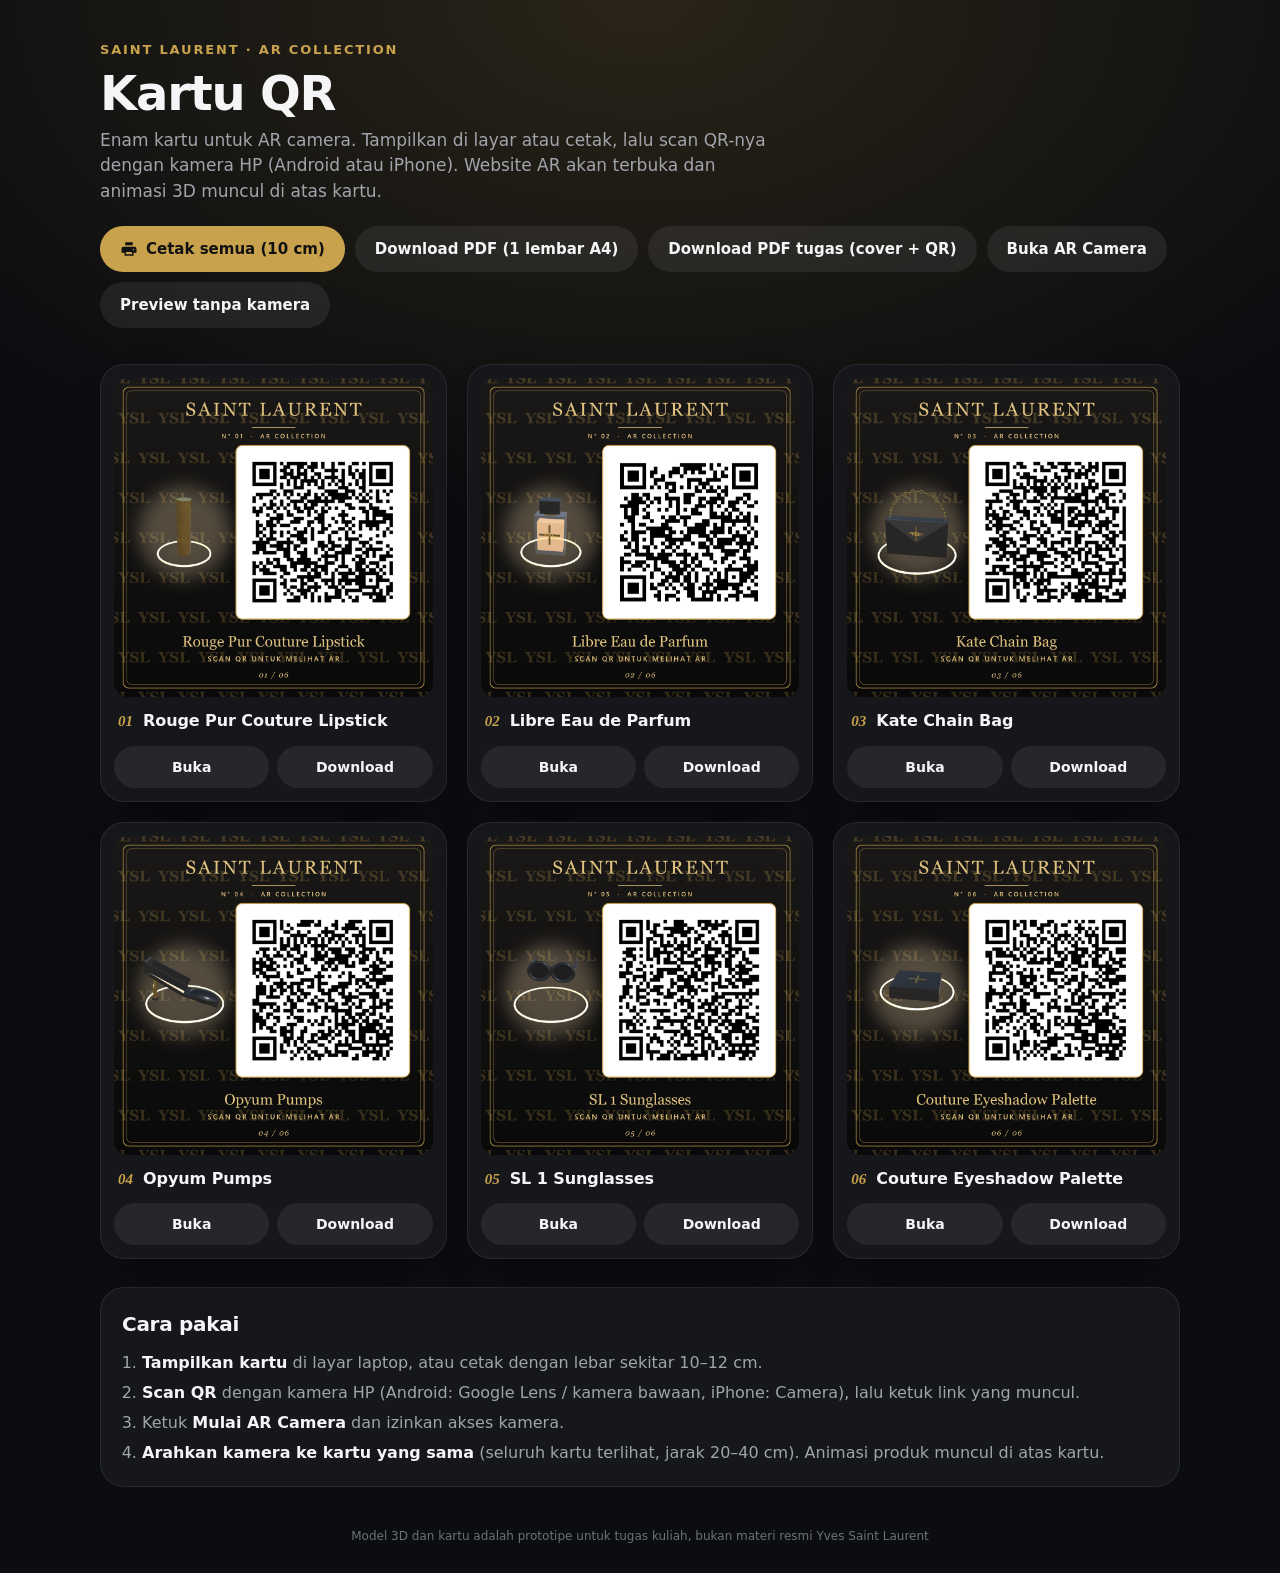
<file: cards/index.html>
<!doctype html>
<html lang="id">
<head>
  <meta charset="utf-8">
  <meta name="viewport" content="width=device-width, initial-scale=1, viewport-fit=cover">
  <meta name="theme-color" content="#0b0d10">
  <title>Kartu QR · Yves Saint Laurent AR</title>
  <style>
    :root {
      --bg: #0b0d10;
      --surface: #15171b;
      --hairline: rgba(255, 255, 255, 0.08);
      --text: #f5f5f7;
      --text-2: #a1a4ab;
      --accent: #c9a24d;
      --ink: #111111;
    }
    * { box-sizing: border-box; }
    body {
      margin: 0;
      min-height: 100dvh;
      background: radial-gradient(120% 60% at 50% 0%, #2a2418 0%, var(--bg) 55%);
      color: var(--text);
      font: 100%/1.5 -apple-system, BlinkMacSystemFont, "SF Pro Text", system-ui, "Segoe UI", Roboto, sans-serif;
      -webkit-font-smoothing: antialiased;
    }
    header, main, footer { max-width: 1120px; margin: 0 auto; padding: 0 20px; }
    header { padding-top: calc(40px + env(safe-area-inset-top)); padding-bottom: 8px; }
    .eyebrow { margin: 0 0 8px; font-size: 0.8125rem; font-weight: 700; letter-spacing: 0.14em; color: var(--accent); }
    h1 { margin: 0 0 10px; font-size: clamp(2rem, 5vw, 3rem); line-height: 1.05; letter-spacing: -0.025em; }
    .lead { margin: 0; max-width: 62ch; color: var(--text-2); font-size: 1.0625rem; }
    .actions { display: flex; flex-wrap: wrap; gap: 10px; margin-top: 22px; }
    .btn {
      display: inline-flex; align-items: center; gap: 8px;
      min-height: 46px; padding: 0 20px;
      border: 0; border-radius: 999px;
      font-family: inherit; font-size: 0.9375rem; font-weight: 600; line-height: 1;
      text-decoration: none; cursor: pointer;
      transition: transform 100ms ease-out, background 200ms ease;
    }
    .btn:active { transform: scale(0.97); }
    .btn-primary { background: var(--accent); color: var(--ink); }
    .btn-ghost { background: rgba(255, 255, 255, 0.07); color: var(--text); }
    .btn-ghost:hover { background: rgba(255, 255, 255, 0.13); }
    .btn svg { width: 18px; height: 18px; fill: currentColor; }

    main { padding-top: 28px; padding-bottom: 40px; }
    .grid { display: grid; grid-template-columns: repeat(auto-fill, minmax(300px, 1fr)); gap: 20px; }
    .card {
      display: grid; gap: 14px; padding: 14px;
      border-radius: 24px; background: var(--surface);
      box-shadow: inset 0 0 0 1px var(--hairline), 0 24px 50px -30px rgba(0, 0, 0, 0.9);
    }
    .card img {
      width: 100%; aspect-ratio: 1; display: block;
      border-radius: 14px; background: #1b2b2a;
      cursor: zoom-in;
      transition: transform 250ms cubic-bezier(0.25, 1, 0.5, 1);
    }
    .card img:hover { transform: scale(1.015); }
    .meta { display: flex; align-items: baseline; gap: 10px; padding: 0 4px; }
    .num { font: italic 600 0.9375rem/1 Georgia, serif; color: var(--accent); }
    .name { margin: 0; font-size: 1rem; font-weight: 600; letter-spacing: -0.005em; line-height: 1.3; }
    .row { display: flex; gap: 8px; }
    .row .btn { flex: 1; justify-content: center; min-height: 42px; font-size: 0.875rem; }

    .how {
      margin-top: 28px; padding: 22px; border-radius: 24px;
      background: var(--surface); box-shadow: inset 0 0 0 1px var(--hairline);
    }
    .how h2 { margin: 0 0 12px; font-size: 1.25rem; letter-spacing: -0.015em; }
    .how ol { margin: 0; padding-left: 20px; color: var(--text-2); display: grid; gap: 6px; }
    .how strong { color: var(--text); }
    footer { padding-bottom: calc(28px + env(safe-area-inset-bottom)); color: #6e7178; font-size: 0.75rem; text-align: center; }

    /* Tampilan besar saat kartu diketuk */
    dialog {
      max-width: min(92vw, 720px); padding: 0; border: 0; border-radius: 22px;
      background: transparent; overflow: visible;
    }
    dialog::backdrop { background: rgba(5, 6, 8, 0.78); backdrop-filter: blur(10px); -webkit-backdrop-filter: blur(10px); }
    dialog img { width: 100%; display: block; border-radius: 22px; }
    dialog button { position: absolute; top: -14px; right: -14px; width: 40px; height: 40px; border-radius: 50%; border: 0; background: #fff; font-size: 20px; cursor: pointer; }

    @media (prefers-reduced-motion: reduce) { * { transition: none !important; } }

    /* Cetak: 2 kartu per halaman A4, masing-masing 10 cm */
    .print-sheet { display: none; }
    @media print {
      @page { size: A4; margin: 15mm; }
      body { background: #fff; }
      header, main, footer, dialog { display: none !important; }
      .print-sheet { display: grid; grid-template-columns: 100mm; justify-content: center; gap: 18mm; }
      .print-sheet figure { margin: 0; break-inside: avoid; text-align: center; font: 10pt Georgia, serif; color: #333; }
      .print-sheet img { width: 100mm; height: 100mm; display: block; }
      .print-sheet figure:nth-child(2n) { break-after: page; }
    }
  </style>
</head>
<body>
  <header>
    <p class="eyebrow">SAINT LAURENT · AR COLLECTION</p>
    <h1>Kartu QR</h1>
    <p class="lead">Enam kartu untuk AR camera. Tampilkan di layar atau cetak, lalu scan QR-nya dengan kamera HP (Android atau iPhone). Website AR akan terbuka dan animasi 3D muncul di atas kartu.</p>
    <div class="actions">
      <button class="btn btn-primary" type="button" onclick="print()">
        <svg viewBox="0 0 24 24" aria-hidden="true"><path d="M7 3h10v4H7V3Zm-2 6h14a3 3 0 0 1 3 3v5h-4v4H6v-4H2v-5a3 3 0 0 1 3-3Zm3 7v3h8v-3H8Zm10-4.5a1 1 0 1 0 0 2 1 1 0 0 0 0-2Z"/></svg>
        Cetak semua (10 cm)
      </button>
      <a class="btn btn-ghost" href="Kartu-QR-YSL-A4.pdf" download>Download PDF (1 lembar A4)</a>
      <a class="btn btn-ghost" href="Tugas-AR-YSL.pdf" download>Download PDF tugas (cover + QR)</a>
      <a class="btn btn-ghost" href="../">Buka AR Camera</a>
      <a class="btn btn-ghost" href="../?preview=1">Preview tanpa kamera</a>
    </div>
  </header>

  <main>
    <section class="grid" id="grid" aria-label="Daftar kartu QR"></section>

    <section class="how">
      <h2>Cara pakai</h2>
      <ol>
        <li><strong>Tampilkan kartu</strong> di layar laptop, atau cetak dengan lebar sekitar 10–12 cm.</li>
        <li><strong>Scan QR</strong> dengan kamera HP (Android: Google Lens / kamera bawaan, iPhone: Camera), lalu ketuk link yang muncul.</li>
        <li>Ketuk <strong>Mulai AR Camera</strong> dan izinkan akses kamera.</li>
        <li><strong>Arahkan kamera ke kartu yang sama</strong> (seluruh kartu terlihat, jarak 20–40 cm). Animasi produk muncul di atas kartu.</li>
      </ol>
    </section>
  </main>

  <div class="print-sheet" id="printSheet"></div>

  <dialog id="zoom">
    <button type="button" aria-label="Tutup" onclick="this.closest('dialog').close()">✕</button>
    <img alt="">
  </dialog>

  <footer>Model 3D dan kartu adalah prototipe untuk tugas kuliah, bukan materi resmi Yves Saint Laurent</footer>

  <script>
    const CARDS = [
      ['ysl-rouge-pur-couture', 'Rouge Pur Couture Lipstick'],
      ['ysl-libre', 'Libre Eau de Parfum'],
      ['ysl-kate-bag', 'Kate Chain Bag'],
      ['ysl-opyum-pumps', 'Opyum Pumps'],
      ['ysl-sl1-sunglasses', 'SL 1 Sunglasses'],
      ['ysl-couture-palette', 'Couture Eyeshadow Palette'],
    ];
    const grid = document.getElementById('grid');
    const sheet = document.getElementById('printSheet');
    const zoom = document.getElementById('zoom');

    CARDS.forEach(([id, name], i) => {
      const file = `Card_${id}.png`;
      const num = String(i + 1).padStart(2, '0');
      const card = document.createElement('article');
      card.className = 'card';
      card.innerHTML = `
        <img src="${file}" alt="Kartu QR ${name}" loading="lazy">
        <div class="meta"><span class="num">${num}</span><p class="name">${name}</p></div>
        <div class="row">
          <a class="btn btn-ghost" href="${file}" target="_blank" rel="noopener">Buka</a>
          <a class="btn btn-ghost" href="${file}" download="${file}">Download</a>
        </div>`;
      card.querySelector('img').addEventListener('click', () => {
        zoom.querySelector('img').src = file;
        zoom.querySelector('img').alt = `Kartu QR ${name}`;
        zoom.showModal();
      });
      grid.appendChild(card);

      const fig = document.createElement('figure');
      fig.innerHTML = `<img src="${file}" alt=""><figcaption>${num} · ${name}</figcaption>`;
      sheet.appendChild(fig);
    });

    zoom.addEventListener('click', (e) => { if (e.target === zoom) zoom.close(); });
  </script>
</body>
</html>
</file>
